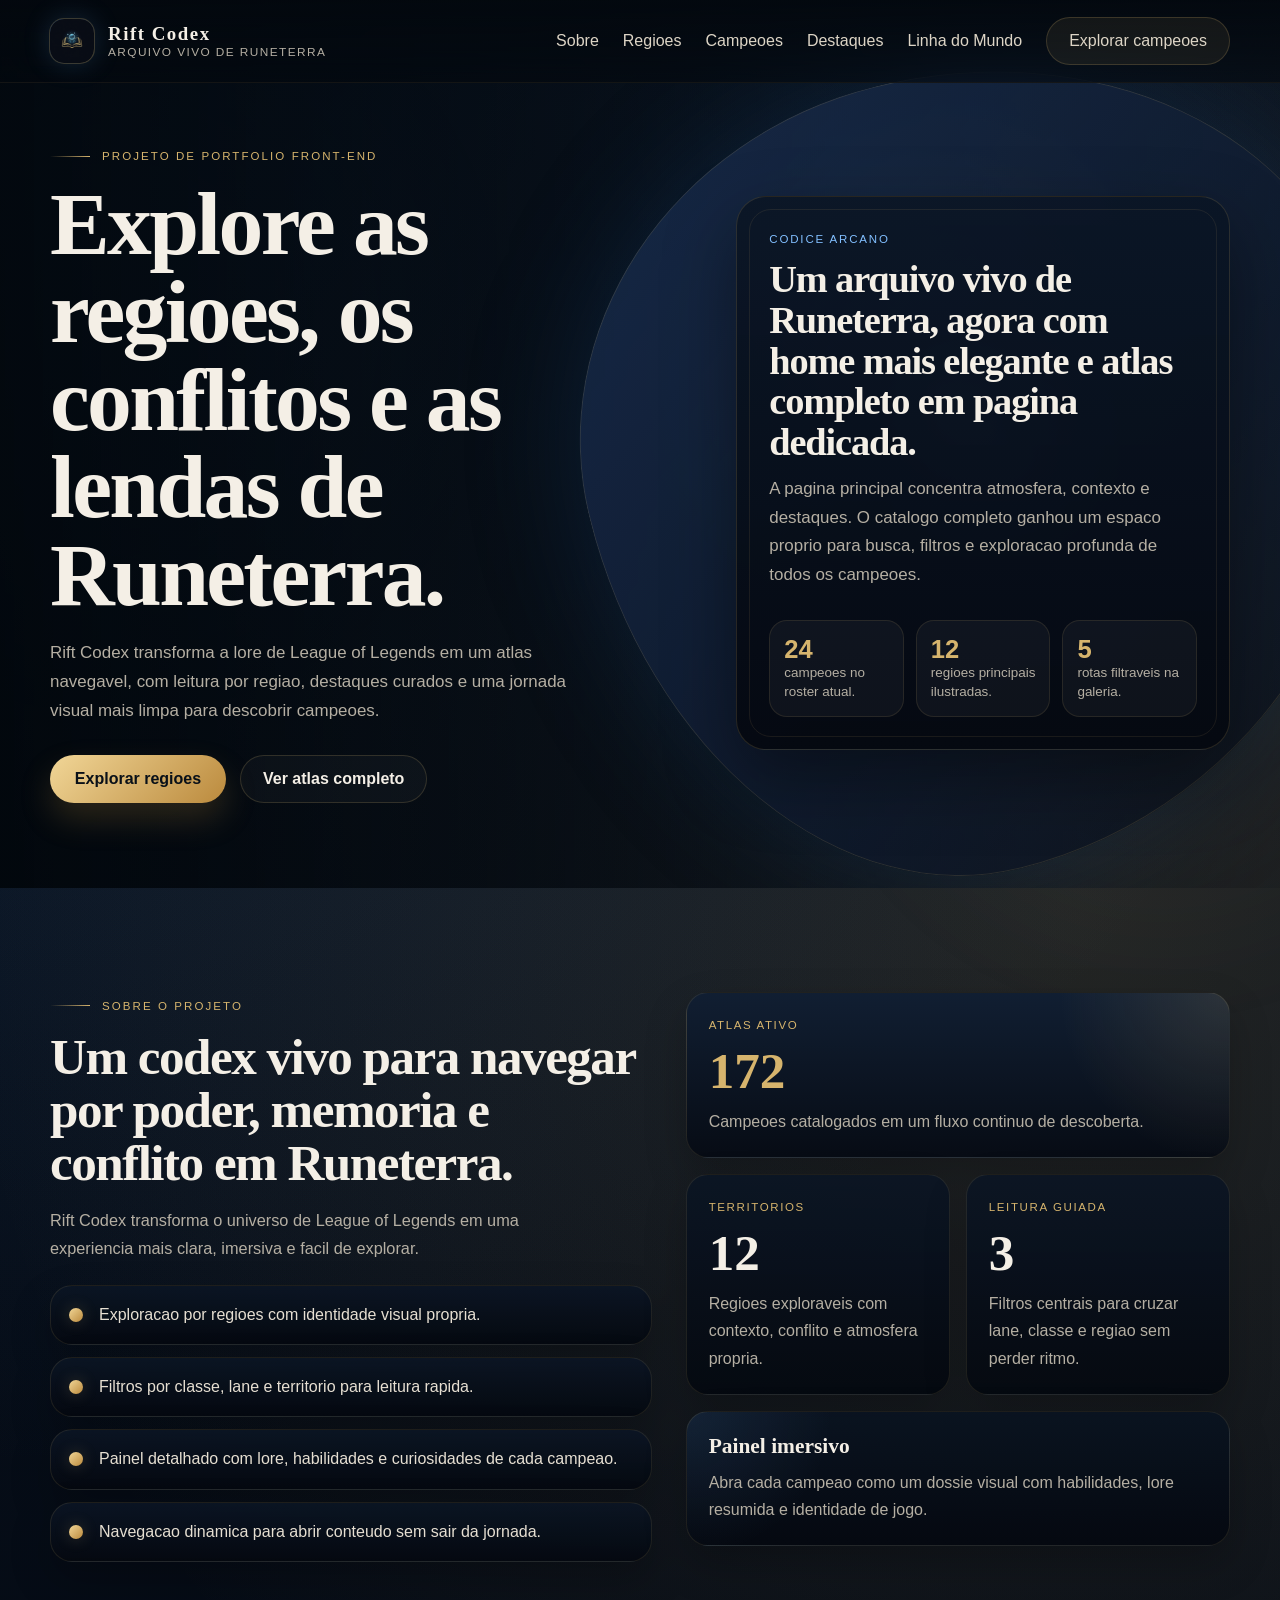
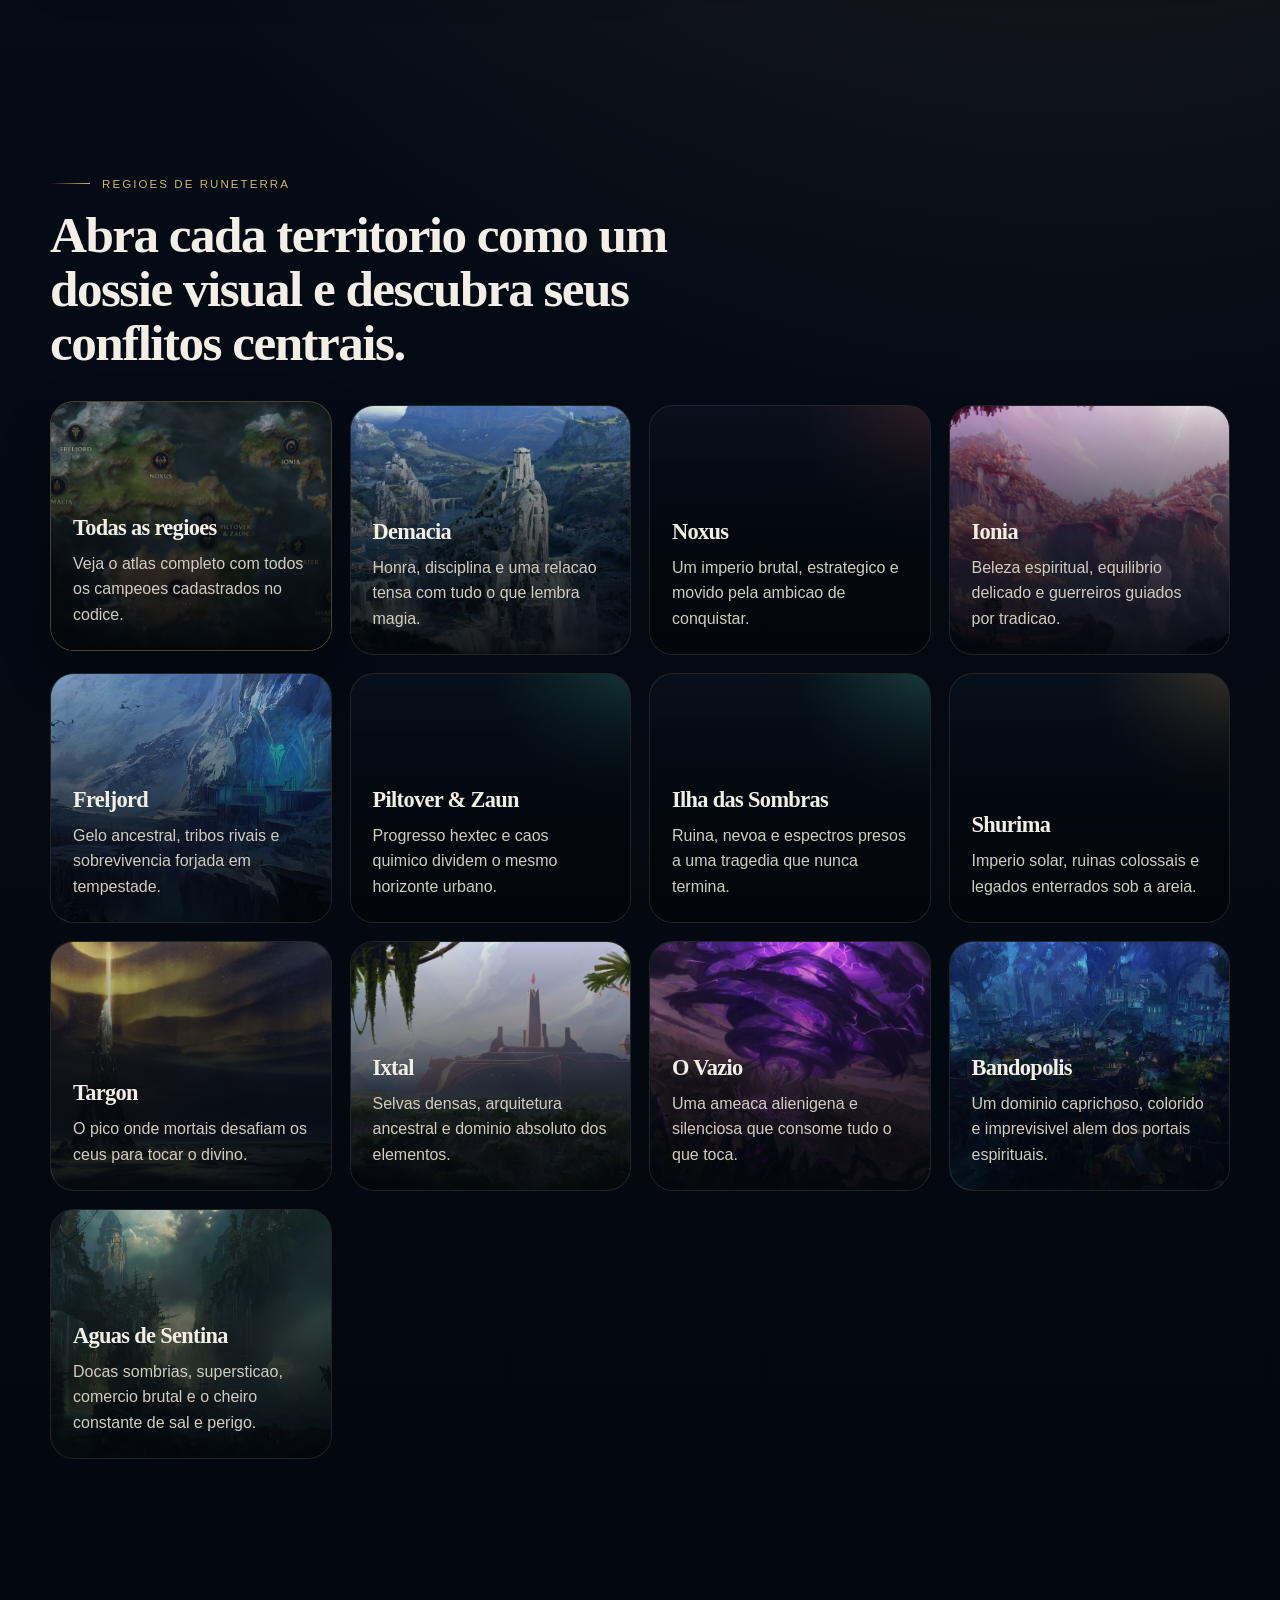
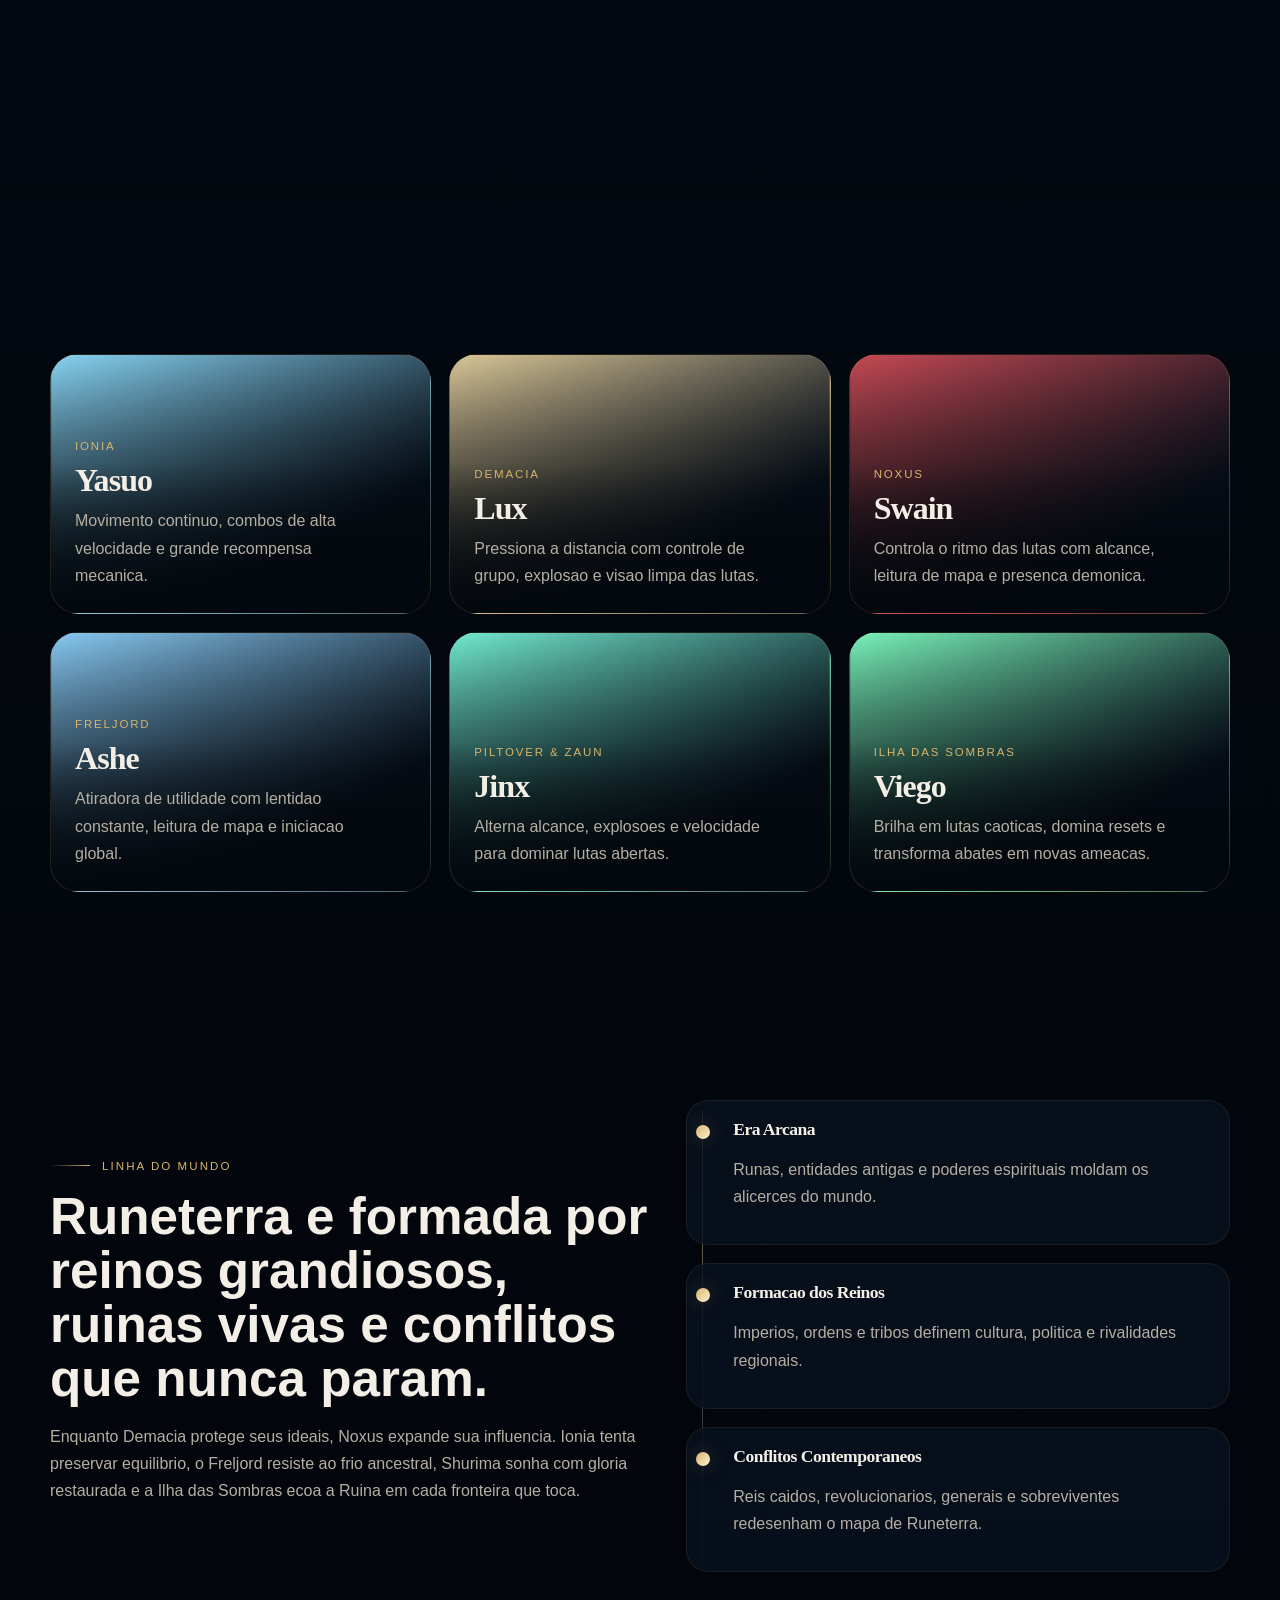
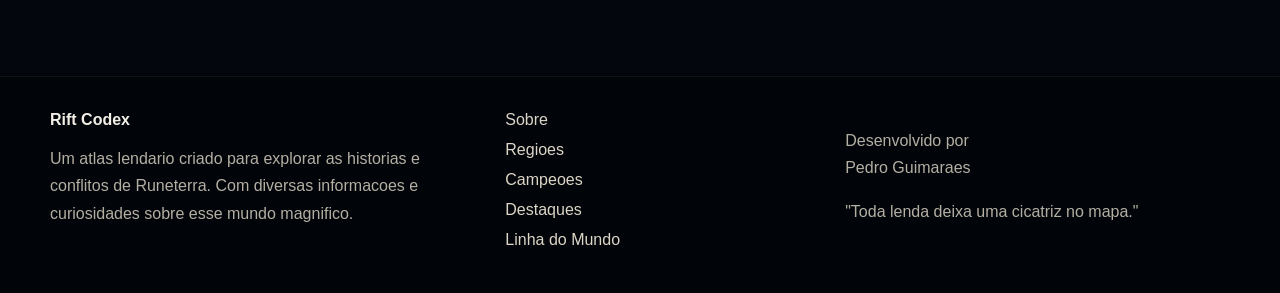
<file: index.html>
<!doctype html>
<html lang="pt-BR">
  <head>
    <meta charset="UTF-8" />
    <meta name="viewport" content="width=device-width, initial-scale=1.0" />
    <meta
      name="description"
      content="Rift Codex e um atlas interativo de Runeterra com campeoes de League of Legends organizados por regiao."
    />
    <title>Rift Codex | Atlas Vivo de Runeterra</title>
    <link rel="stylesheet" href="style.css" />
  </head>
  <body data-page="home">
    <div class="site-shell">
      <div class="ambient ambient-left"></div>
      <div class="ambient ambient-right"></div>

      <header class="site-header" id="topo">
        <div class="header-inner">
          <a href="#hero" class="brand" aria-label="Ir para o inicio">
            <span class="brand-mark">
              <img src="assets/logosite.png" alt="Logo Rift Codex" />
            </span>
            <span class="brand-copy">
              <strong>Rift Codex</strong>
              <small>Arquivo Vivo de Runeterra</small>
            </span>
          </a>

          <button
            class="menu-toggle"
            type="button"
            aria-expanded="false"
            aria-controls="main-nav"
            aria-label="Abrir menu"
          >
            <span></span>
            <span></span>
            <span></span>
          </button>

          <nav class="main-nav" id="main-nav" aria-label="Navegacao principal">
            <a href="#sobre">Sobre</a>
            <a href="#regioes">Regioes</a>
            <a href="campeoes.html">Campeoes</a>
            <a href="#destaques">Destaques</a>
            <a href="#mundo">Linha do Mundo</a>
            <a href="campeoes.html" class="nav-cta">Explorar campeoes</a>
          </nav>
        </div>
      </header>

      <main>
        <section class="hero" id="hero">
          <div class="hero-backdrop"></div>
          <div class="container hero-grid">
            <div class="hero-copy reveal">
              <span class="eyebrow">Projeto de portfolio front-end</span>
              <h1>
                Explore as regioes, os conflitos e as lendas de Runeterra.
              </h1>
              <p>
                Rift Codex transforma a lore de League of Legends em um atlas
                navegavel, com leitura por regiao, destaques curados e uma
                jornada visual mais limpa para descobrir campeoes.
              </p>
              <div class="hero-actions">
                <a href="#regioes" class="button button-primary"
                  >Explorar regioes</a
                >
                <a href="campeoes.html" class="button button-secondary"
                  >Ver atlas completo</a
                >
              </div>
            </div>

            <div class="hero-panel reveal">
              <div class="hero-panel-frame">
                <span class="panel-kicker">Codice Arcano</span>
                <h2>
                  Um arquivo vivo de Runeterra, agora com home mais elegante e
                  atlas completo em pagina dedicada.
                </h2>
                <p>
                  A pagina principal concentra atmosfera, contexto e destaques.
                  O catalogo completo ganhou um espaco proprio para busca,
                  filtros e exploracao profunda de todos os campeoes.
                </p>
                <div
                  class="hero-runes"
                  id="heroStats"
                  aria-label="Indicadores do projeto"
                ></div>
              </div>
            </div>
          </div>
        </section>

        <section class="about section" id="sobre">
          <div class="container about-layout">
            <div class="about-copy reveal">
              <span class="eyebrow">Sobre o projeto</span>
              <h2>
                Um codex vivo para navegar por poder, memoria e conflito em
                Runeterra.
              </h2>
              <p class="about-lead">
                Rift Codex transforma o universo de League of Legends em uma
                experiencia mais clara, imersiva e facil de explorar.
              </p>
              <ul class="about-feature-list">
                <li>Exploracao por regioes com identidade visual propria.</li>
                <li>Filtros por classe, lane e territorio para leitura rapida.</li>
                <li>
                  Painel detalhado com lore, habilidades e curiosidades de cada
                  campeao.
                </li>
                <li>
                  Navegacao dinamica para abrir conteudo sem sair da jornada.
                </li>
              </ul>
            </div>

            <div class="about-panel reveal" aria-label="Indicadores do codex">
              <article class="about-stat-card about-stat-card-primary">
                <span>Atlas ativo</span>
                <strong>172</strong>
                <p>Campeoes catalogados em um fluxo continuo de descoberta.</p>
              </article>

              <div class="about-stat-grid">
                <article class="about-stat-card">
                  <span>Territorios</span>
                  <strong>12</strong>
                  <p>
                    Regioes exploraveis com contexto, conflito e atmosfera
                    propria.
                  </p>
                </article>
                <article class="about-stat-card">
                  <span>Leitura guiada</span>
                  <strong>3</strong>
                  <p>
                    Filtros centrais para cruzar lane, classe e regiao sem
                    perder ritmo.
                  </p>
                </article>
                <article class="about-info-card">
                  <h3>Painel imersivo</h3>
                  <p>
                    Abra cada campeao como um dossie visual com habilidades,
                    lore resumida e identidade de jogo.
                  </p>
                </article>
              </div>
            </div>
          </div>
        </section>

        <section class="regions section" id="regioes">
          <div class="container">
            <div class="section-heading reveal section-heading-tight">
              <span class="eyebrow">Regioes de Runeterra</span>
              <h2>
                Abra cada territorio como um dossie visual e descubra seus
                conflitos centrais.
              </h2>
            </div>
            <div
              class="region-filters reveal"
              id="regionFilters"
              aria-label="Filtros por regiao"
              data-variant="cards"
            ></div>
          </div>
        </section>

        <section class="featured section" id="destaques">
          <div class="container">
            <div class="featured-head reveal">
              <div class="section-heading section-heading-tight">
                <span class="eyebrow">Destaques</span>
                <h2>
                  Campeoes centrais para sentir o peso politico, magico e
                  militar de Runeterra.
                </h2>
                <p>
                  Uma selecao enxuta para abrir o clima do mundo antes de
                  mergulhar no atlas completo.
                </p>
              </div>
              <div class="featured-cta">
                <a href="campeoes.html" class="button button-primary"
                  >Explorar todos os campeoes</a
                >
              </div>
            </div>
            <div class="featured-rail" id="featuredRail"></div>
          </div>
        </section>

        <section class="worldline section" id="mundo">
          <div class="container worldline-layout">
            <div class="worldline-copy reveal">
              <span class="eyebrow">Linha do mundo</span>
              <h2>
                Runeterra e formada por reinos grandiosos, ruinas vivas e
                conflitos que nunca param.
              </h2>
              <p>
                Enquanto Demacia protege seus ideais, Noxus expande sua
                influencia. Ionia tenta preservar equilibrio, o Freljord resiste
                ao frio ancestral, Shurima sonha com gloria restaurada e a Ilha
                das Sombras ecoa a Ruina em cada fronteira que toca.
              </p>
            </div>

            <div class="timeline reveal" aria-label="Resumo da linha do mundo">
              <article>
                <strong>Era Arcana</strong>
                <p>
                  Runas, entidades antigas e poderes espirituais moldam os
                  alicerces do mundo.
                </p>
              </article>
              <article>
                <strong>Formacao dos Reinos</strong>
                <p>
                  Imperios, ordens e tribos definem cultura, politica e
                  rivalidades regionais.
                </p>
              </article>
              <article>
                <strong>Conflitos Contemporaneos</strong>
                <p>
                  Reis caidos, revolucionarios, generais e sobreviventes
                  redesenham o mapa de Runeterra.
                </p>
              </article>
            </div>
          </div>
        </section>
      </main>

      <footer class="site-footer">
        <div class="container footer-layout">
          <div>
            <strong>Rift Codex</strong>
            <p>
              Um atlas lendario criado para explorar as historias e conflitos de
              Runeterra. Com diversas informacoes e curiosidades sobre esse
              mundo magnifico.
            </p>
          </div>
          <div class="footer-links">
            <a href="#sobre">Sobre</a>
            <a href="#regioes">Regioes</a>
            <a href="campeoes.html">Campeoes</a>
            <a href="#destaques">Destaques</a>
            <a href="#mundo">Linha do Mundo</a>
          </div>
          <div class="footer-meta">
            <p>
              Desenvolvido por <br />
              Pedro Guimaraes
            </p>
            <p class="footer-quote">"Toda lenda deixa uma cicatriz no mapa."</p>
          </div>
        </div>
      </footer>
    </div>

    <aside class="champion-modal" id="championModal" aria-hidden="true">
      <div class="modal-backdrop" data-close-modal></div>
      <div
        class="modal-panel"
        role="dialog"
        aria-modal="true"
        aria-labelledby="modalChampionName"
      >
        <button
          class="modal-close"
          type="button"
          data-close-modal
          aria-label="Fechar detalhes do campeao"
        >
          x
        </button>
        <div class="modal-banner">
          <img id="modalChampionImage" alt="" />
        </div>

        <div class="modal-topline">
          <span id="modalChampionRegion">Regiao</span>
          <span id="modalChampionClass">Classe</span>
          <span id="modalChampionLanes">Lanes</span>
        </div>

        <div class="modal-hero">
          <div class="modal-title-block">
            <h2 id="modalChampionName">Campeao</h2>
            <p id="modalChampionTitle">Titulo</p>
            <div class="modal-tags" id="modalChampionTags"></div>
          </div>
        </div>

        <div class="modal-content">
          <section>
            <h3>Lore resumida</h3>
            <p id="modalChampionLore"></p>
          </section>
          <section>
            <h3>Perfil de jogo</h3>
            <p id="modalChampionStyle"></p>
          </section>
          <section class="modal-span-2">
            <h3>Habilidades</h3>
            <ul class="skill-list" id="modalChampionSkills"></ul>
          </section>
          <section>
            <h3>Curiosidades</h3>
            <ul class="fact-list" id="modalChampionFacts"></ul>
          </section>
          <section>
            <h3>Presenca em rota</h3>
            <div class="lane-list" id="modalChampionLaneList"></div>
          </section>
        </div>
      </div>
    </aside>

    <aside class="region-modal" id="regionModal" aria-hidden="true">
      <div class="modal-backdrop" data-close-region-modal></div>
      <div
        class="modal-panel region-modal-panel"
        role="dialog"
        aria-modal="true"
        aria-labelledby="modalRegionName"
      >
        <button
          class="modal-close"
          type="button"
          data-close-region-modal
          aria-label="Fechar detalhes da regiao"
        >
          x
        </button>
        <div class="modal-banner region-banner">
          <img id="modalRegionImage" alt="" />
        </div>

        <div class="modal-topline">
          <span id="modalRegionTag">Regiao</span>
          <span id="modalRegionTheme">Tema central</span>
        </div>

        <div class="modal-hero region-modal-hero">
          <div class="modal-title-block">
            <h2 id="modalRegionName">Regiao</h2>
            <p id="modalRegionHeadline">Frase da regiao</p>
          </div>
        </div>

        <div class="modal-content region-modal-content">
          <section class="modal-span-2">
            <h3>Lore resumida</h3>
            <p id="modalRegionDescription"></p>
          </section>
          <section>
            <h3>Caracteristicas</h3>
            <ul class="fact-list" id="modalRegionTraits"></ul>
          </section>
          <section>
            <h3>Conflitos e temas</h3>
            <ul class="fact-list" id="modalRegionConflicts"></ul>
          </section>
          <section class="modal-span-2">
            <div class="region-modal-footer">
              <div>
                <h3>Campeoes ligados a esta regiao</h3>
                <div class="lane-list" id="modalRegionChampions"></div>
              </div>
              <button
                class="button button-primary region-filter-cta"
                id="modalRegionFilterButton"
                type="button"
              >
                Ver campeoes desta regiao
              </button>
            </div>
          </section>
        </div>
      </div>
    </aside>

    <button
      class="back-to-top"
      id="backToTop"
      type="button"
      aria-label="Voltar ao topo"
    >
      ^
    </button>

    <script src="script.js"></script>
  </body>
</html>
</file>
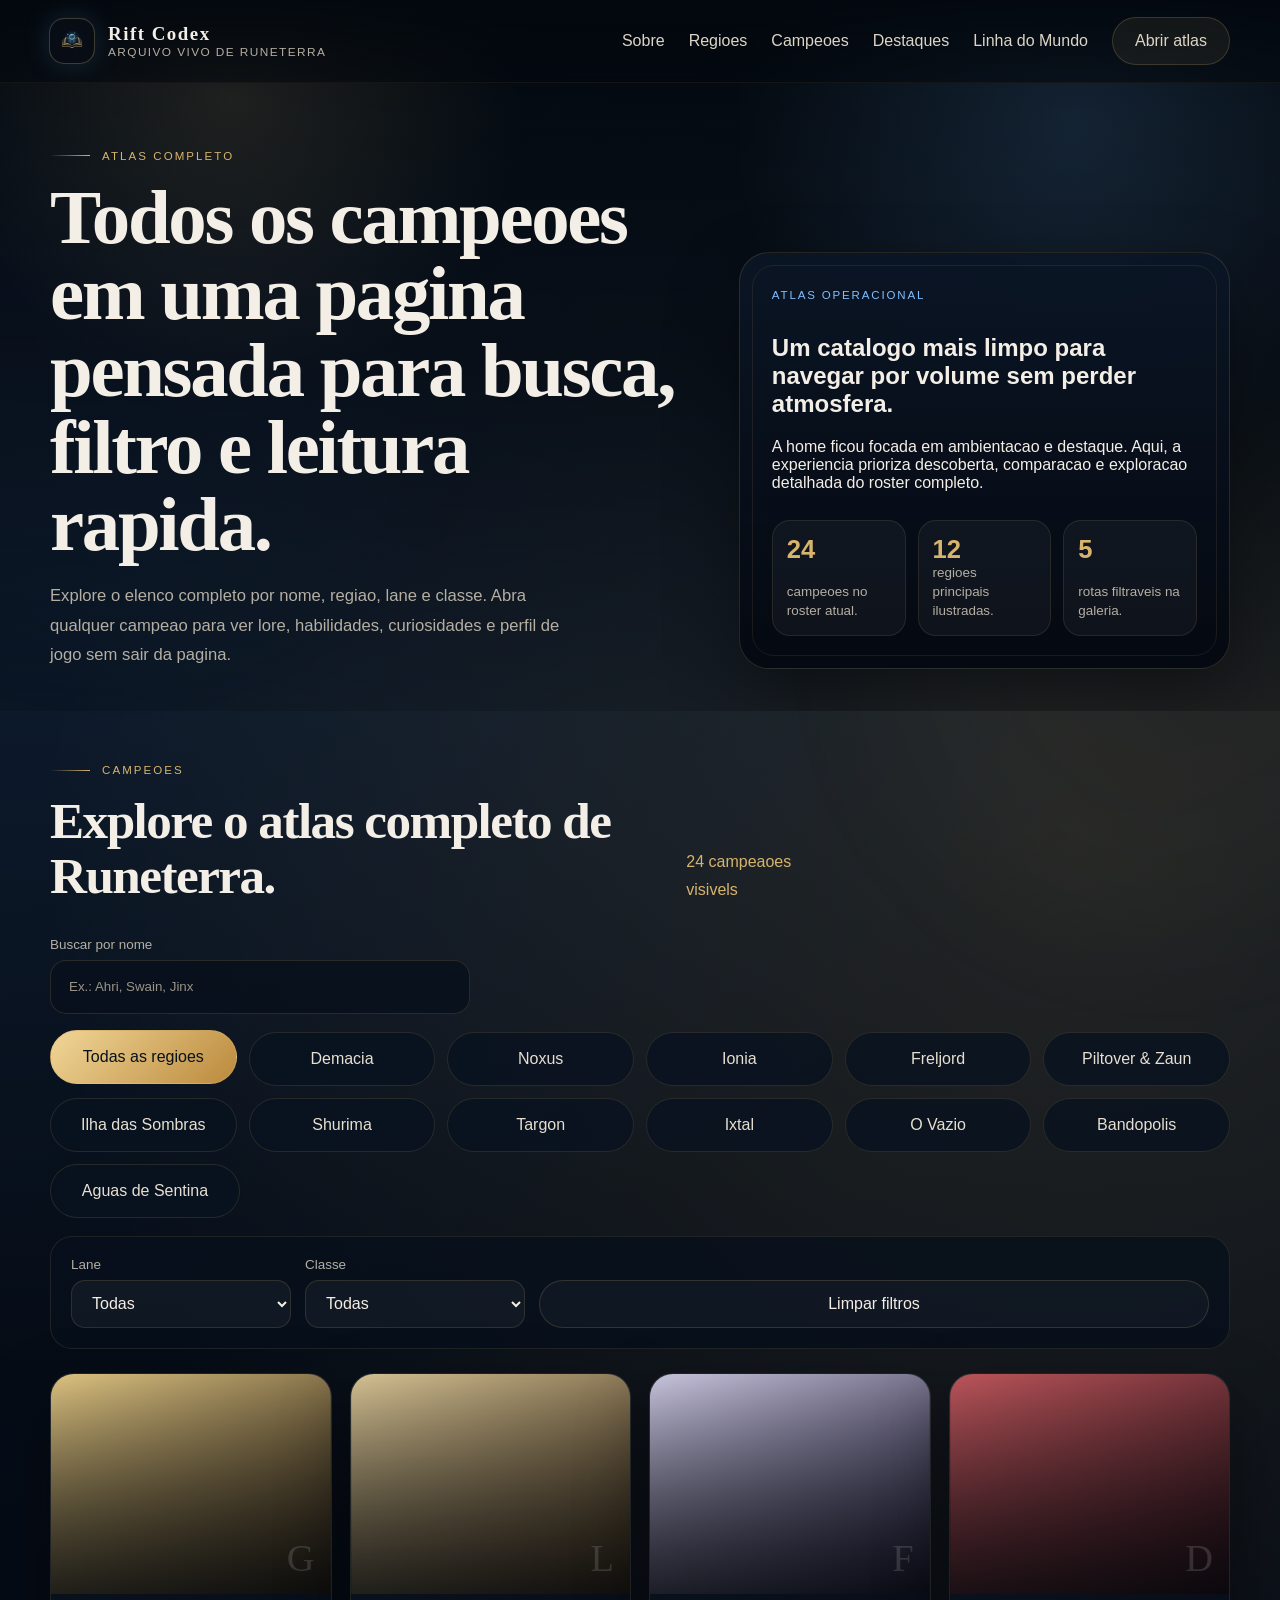
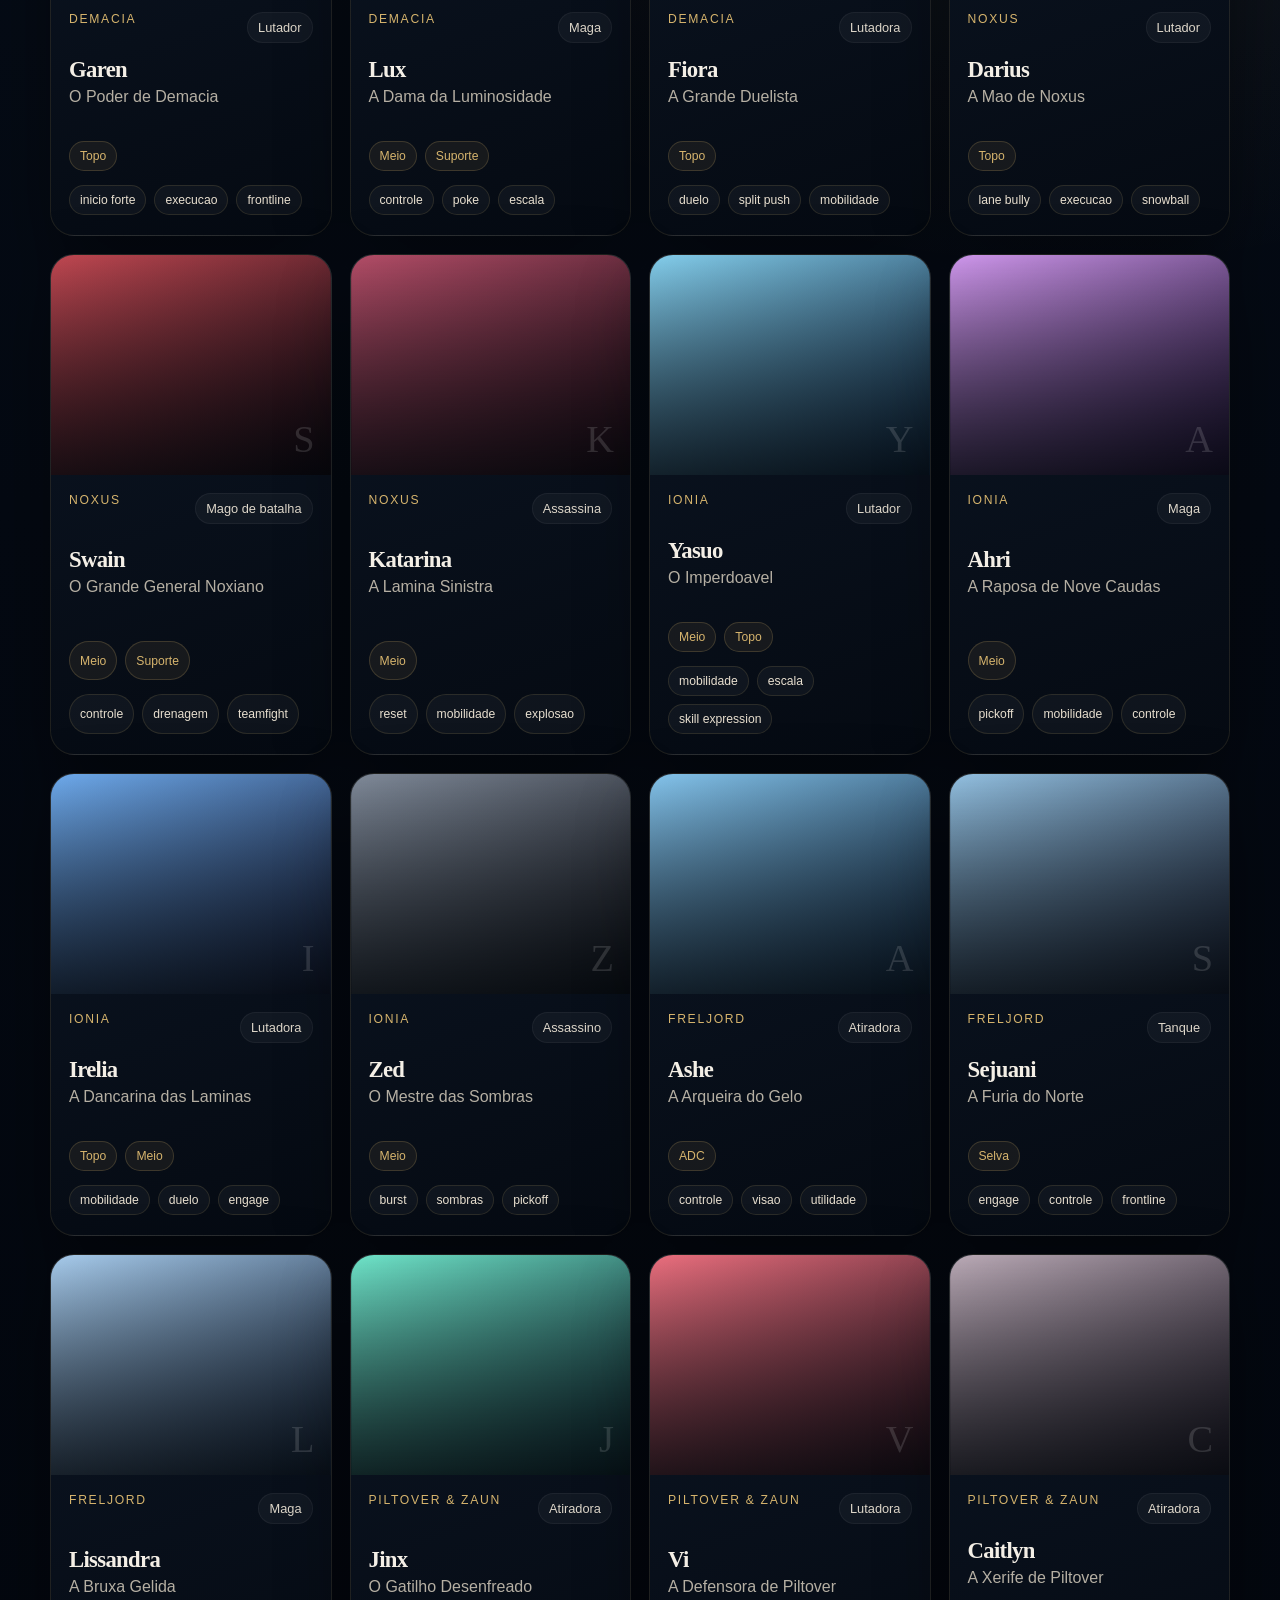
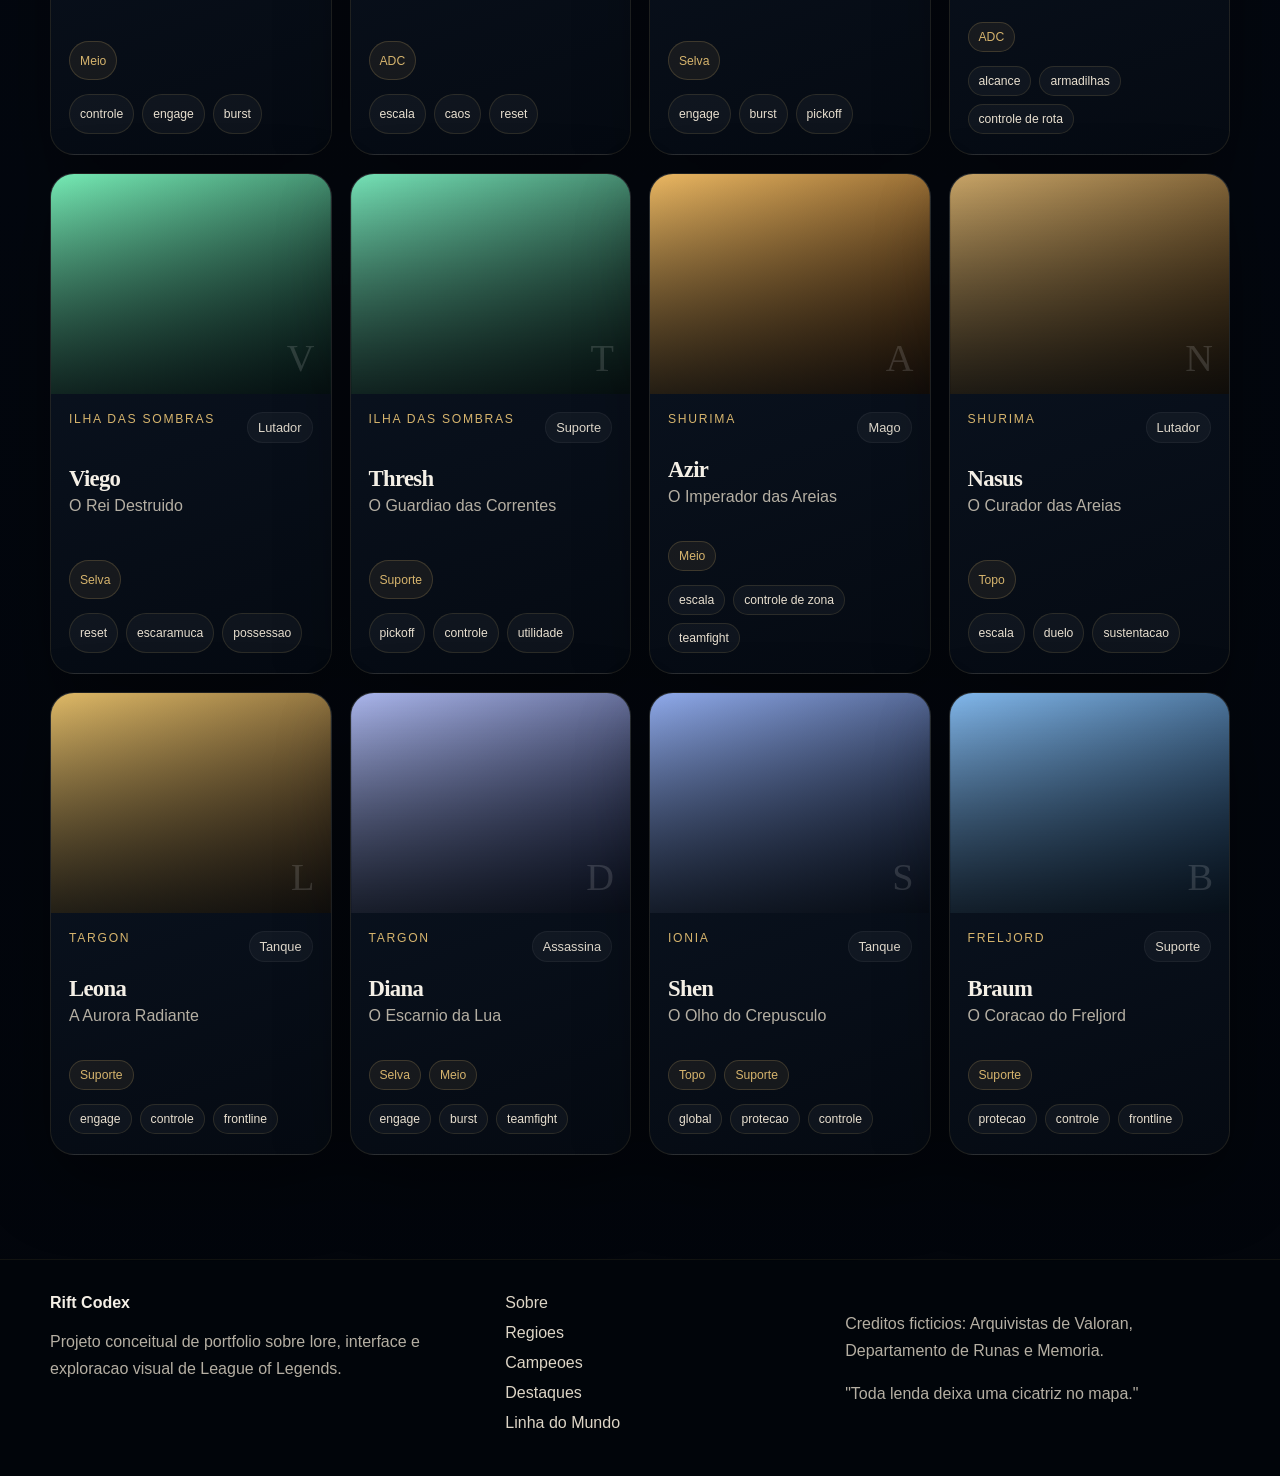
<file: campeoes.html>
<!DOCTYPE html>
<html lang="pt-BR">
<head>
  <meta charset="UTF-8">
  <meta name="viewport" content="width=device-width, initial-scale=1.0">
  <meta
    name="description"
    content="Atlas completo de campeoes do Rift Codex com busca por nome, filtros e painel detalhado."
  >
  <title>Rift Codex | Atlas Completo de Campeoes</title>
  <link rel="stylesheet" href="style.css">
</head>
<body data-page="catalog">
  <div class="site-shell">
    <div class="ambient ambient-left"></div>
    <div class="ambient ambient-right"></div>

    <header class="site-header" id="topo">
      <div class="header-inner">
        <a href="index.html#hero" class="brand" aria-label="Ir para o inicio">
          <span class="brand-mark">
            <img src="assets/logosite.png" alt="Logo Rift Codex">
          </span>
          <span class="brand-copy">
            <strong>Rift Codex</strong>
            <small>Arquivo Vivo de Runeterra</small>
          </span>
        </a>

        <button class="menu-toggle" type="button" aria-expanded="false" aria-controls="main-nav" aria-label="Abrir menu">
          <span></span>
          <span></span>
          <span></span>
        </button>

        <nav class="main-nav" id="main-nav" aria-label="Navegacao principal">
          <a href="index.html#sobre">Sobre</a>
          <a href="index.html#regioes">Regioes</a>
          <a href="campeoes.html">Campeoes</a>
          <a href="index.html#destaques">Destaques</a>
          <a href="index.html#mundo">Linha do Mundo</a>
          <a href="#campeoes" class="nav-cta">Abrir atlas</a>
        </nav>
      </div>
    </header>

    <main>
      <section class="catalog-hero" id="hero">
        <div class="catalog-backdrop"></div>
        <div class="container catalog-hero-layout">
          <div class="catalog-copy reveal">
            <span class="eyebrow">Atlas completo</span>
            <h1>Todos os campeoes em uma pagina pensada para busca, filtro e leitura rapida.</h1>
            <p>
              Explore o elenco completo por nome, regiao, lane e classe. Abra qualquer campeao para ver lore,
              habilidades, curiosidades e perfil de jogo sem sair da pagina.
            </p>
          </div>
          <div class="catalog-summary reveal">
            <div class="hero-panel-frame">
              <span class="panel-kicker">Atlas operacional</span>
              <h2>Um catalogo mais limpo para navegar por volume sem perder atmosfera.</h2>
              <p>
                A home ficou focada em ambientacao e destaque. Aqui, a experiencia prioriza descoberta, comparacao
                e exploracao detalhada do roster completo.
              </p>
              <div class="hero-runes" id="heroStats" aria-label="Indicadores do projeto"></div>
            </div>
          </div>
        </div>
      </section>

      <section class="champions section catalog-section" id="campeoes">
        <div class="container">
          <div class="section-heading section-heading-inline reveal">
            <div>
              <span class="eyebrow">Campeoes</span>
              <h2>Explore o atlas completo de Runeterra.</h2>
            </div>
            <p id="championCounter">Carregando campeoes...</p>
          </div>

          <div class="catalog-search reveal">
            <label class="search-field" for="searchFilter">
              <span>Buscar por nome</span>
              <input id="searchFilter" type="search" placeholder="Ex.: Ahri, Swain, Jinx">
            </label>
          </div>

          <div class="region-filters region-filters-compact reveal" id="regionFilters" aria-label="Filtros por regiao" data-variant="compact"></div>

          <div class="filter-toolbar reveal">
            <div class="filter-group">
              <label for="laneFilter">Lane</label>
              <select id="laneFilter" class="filter-select">
                <option value="all">Todas</option>
              </select>
            </div>
            <div class="filter-group">
              <label for="classFilter">Classe</label>
              <select id="classFilter" class="filter-select">
                <option value="all">Todas</option>
              </select>
            </div>
            <button class="filter-reset" id="resetFilters" type="button">Limpar filtros</button>
          </div>

          <div class="champion-grid" id="championGrid"></div>
        </div>
      </section>
    </main>

    <footer class="site-footer">
      <div class="container footer-layout">
        <div>
          <strong>Rift Codex</strong>
          <p>Projeto conceitual de portfolio sobre lore, interface e exploracao visual de League of Legends.</p>
        </div>
        <div class="footer-links">
          <a href="index.html#sobre">Sobre</a>
          <a href="index.html#regioes">Regioes</a>
          <a href="campeoes.html">Campeoes</a>
          <a href="index.html#destaques">Destaques</a>
          <a href="index.html#mundo">Linha do Mundo</a>
        </div>
        <div class="footer-meta">
          <p>Creditos ficticios: Arquivistas de Valoran, Departamento de Runas e Memoria.</p>
          <p class="footer-quote">"Toda lenda deixa uma cicatriz no mapa."</p>
        </div>
      </div>
    </footer>
  </div>

  <aside class="champion-modal" id="championModal" aria-hidden="true">
    <div class="modal-backdrop" data-close-modal></div>
    <div class="modal-panel" role="dialog" aria-modal="true" aria-labelledby="modalChampionName">
      <button class="modal-close" type="button" data-close-modal aria-label="Fechar detalhes do campeao">x</button>
      <div class="modal-banner">
        <img id="modalChampionImage" alt="">
      </div>

      <div class="modal-topline">
        <span id="modalChampionRegion">Regiao</span>
        <span id="modalChampionClass">Classe</span>
        <span id="modalChampionLanes">Lanes</span>
      </div>

      <div class="modal-hero">
        <div class="modal-title-block">
          <h2 id="modalChampionName">Campeao</h2>
          <p id="modalChampionTitle">Titulo</p>
          <div class="modal-tags" id="modalChampionTags"></div>
        </div>
      </div>

      <div class="modal-content">
        <section>
          <h3>Lore resumida</h3>
          <p id="modalChampionLore"></p>
        </section>
        <section>
          <h3>Perfil de jogo</h3>
          <p id="modalChampionStyle"></p>
        </section>
        <section class="modal-span-2">
          <h3>Habilidades</h3>
          <ul class="skill-list" id="modalChampionSkills"></ul>
        </section>
        <section>
          <h3>Curiosidades</h3>
          <ul class="fact-list" id="modalChampionFacts"></ul>
        </section>
        <section>
          <h3>Presenca em rota</h3>
          <div class="lane-list" id="modalChampionLaneList"></div>
        </section>
      </div>
    </div>
  </aside>

  <button class="back-to-top" id="backToTop" type="button" aria-label="Voltar ao topo">^</button>

  <script src="script.js"></script>
</body>
</html>
</file>
<file: style.css>
:root {
  --bg: #06101b;
  --bg-deep: #02060b;
  --surface: rgba(10, 20, 34, 0.82);
  --surface-strong: rgba(10, 18, 30, 0.94);
  --surface-soft: rgba(255, 255, 255, 0.04);
  --line: rgba(214, 180, 109, 0.14);
  --line-strong: rgba(214, 180, 109, 0.28);
  --text: #f4efe6;
  --muted: #b5afa3;
  --gold: #d6b46d;
  --blue: #82bfff;
  --shadow: 0 28px 70px rgba(0, 0, 0, 0.4);
  --radius-lg: 30px;
  --radius-md: 22px;
  --radius-sm: 14px;
  --container: min(1180px, calc(100vw - 40px));
  --header-height: 82px;
  --ease: 240ms ease;
}

*,
*::before,
*::after {
  box-sizing: border-box;
}

html {
  scroll-behavior: smooth;
}

body {
  margin: 0;
  min-height: 100vh;
  font-family: "Segoe UI", "Trebuchet MS", Verdana, sans-serif;
  color: var(--text);
  background:
    radial-gradient(circle at top left, rgba(64, 114, 176, 0.22), transparent 28%),
    radial-gradient(circle at 84% 18%, rgba(214, 180, 109, 0.14), transparent 26%),
    linear-gradient(180deg, #08121f 0%, #040912 45%, #02050b 100%);
  overflow-x: hidden;
}

body::before {
  content: "";
  position: fixed;
  inset: 0;
  background:
    linear-gradient(rgba(255, 255, 255, 0.018) 1px, transparent 1px),
    linear-gradient(90deg, rgba(255, 255, 255, 0.018) 1px, transparent 1px);
  background-size: 78px 78px;
  opacity: 0.12;
  pointer-events: none;
}

body.no-scroll {
  overflow: hidden;
}

a {
  color: inherit;
  text-decoration: none;
}

img {
  display: block;
  max-width: 100%;
}

button,
select {
  font: inherit;
  color: inherit;
}

.site-shell {
  position: relative;
}

.ambient {
  position: fixed;
  width: 34rem;
  height: 34rem;
  border-radius: 50%;
  filter: blur(88px);
  opacity: 0.2;
  pointer-events: none;
  z-index: 0;
}

.ambient-left {
  left: -12%;
  top: 6%;
  background: rgba(84, 145, 224, 0.28);
}

.ambient-right {
  right: -12%;
  top: 42%;
  background: rgba(214, 180, 109, 0.18);
}

.container {
  width: var(--container);
  margin: 0 auto;
  position: relative;
  z-index: 1;
}

.section {
  padding: 104px 0;
}

.eyebrow {
  display: inline-flex;
  align-items: center;
  gap: 12px;
  margin-bottom: 18px;
  color: var(--gold);
  text-transform: uppercase;
  letter-spacing: 0.18em;
  font-size: 0.72rem;
}

.eyebrow::before {
  content: "";
  width: 40px;
  height: 1px;
  background: linear-gradient(90deg, transparent, var(--gold));
}

.section-heading {
  max-width: 760px;
  margin-bottom: 34px;
}

.section-heading-tight {
  max-width: 700px;
}

.section-heading h2,
.hero h1,
.hero-panel h2,
.modal-panel h2,
.timeline strong,
.region-card strong,
.brand-copy strong,
.champion-meta h3,
.featured-card h3 {
  font-family: "Palatino Linotype", "Book Antiqua", Georgia, serif;
  letter-spacing: -0.03em;
}

.section-heading h2,
.worldline-copy h2 {
  margin: 0;
  line-height: 1.06;
  font-size: clamp(2rem, 4vw, 3.8rem);
}

.section-heading p,
.about-copy p,
.hero p,
.hero-panel p,
.worldline-copy p,
.site-footer p,
.timeline p,
.champion-meta p,
.featured-card p,
.modal-panel p,
.fact-list li,
.skill-copy span {
  color: var(--muted);
  line-height: 1.7;
}

.site-header {
  position: fixed;
  inset: 0 0 auto 0;
  z-index: 30;
  background: linear-gradient(180deg, rgba(3, 8, 14, 0.92), rgba(3, 8, 14, 0.56));
  backdrop-filter: blur(18px);
  border-bottom: 1px solid rgba(214, 180, 109, 0.08);
}

.header-inner {
  width: var(--container);
  min-height: var(--header-height);
  margin: 0 auto;
  display: flex;
  align-items: center;
  justify-content: space-between;
  gap: 24px;
}

.brand {
  display: inline-flex;
  align-items: center;
  gap: 14px;
}

.brand-mark {
  width: 44px;
  height: 44px;
  overflow: hidden;
  display: grid;
  place-items: center;
  border-radius: 14px;
  background:
    radial-gradient(circle at 28% 28%, rgba(255, 255, 255, 0.72), transparent 18%),
    linear-gradient(135deg, rgba(111, 182, 255, 0.62), rgba(214, 180, 109, 0.8));
  box-shadow: 0 0 0 1px rgba(214, 180, 109, 0.24), 0 0 28px rgba(111, 182, 255, 0.18);
  position: relative;
}

.brand-mark::after {
  content: "";
  position: absolute;
  inset: 7px;
  border-radius: 10px;
  border: 1px solid rgba(5, 10, 16, 0.34);
}

.brand-mark img {
  position: relative;
  z-index: 1;
  width: 100%;
  height: 100%;
  object-fit: cover;
}

.brand-copy {
  display: flex;
  flex-direction: column;
}

.brand-copy strong {
  font-size: 1.18rem;
  letter-spacing: 0.08em;
}

.brand-copy small {
  font-size: 0.74rem;
  color: var(--muted);
  letter-spacing: 0.12em;
  text-transform: uppercase;
}

.main-nav {
  display: flex;
  align-items: center;
  gap: 24px;
}

.main-nav a {
  color: #ddd5c6;
  transition: color var(--ease);
}

.main-nav a:hover,
.main-nav a:focus-visible {
  color: var(--gold);
}

.nav-cta,
.button,
.filter-reset {
  display: inline-flex;
  align-items: center;
  justify-content: center;
  border-radius: 999px;
  transition: transform var(--ease), border-color var(--ease), background var(--ease), box-shadow var(--ease);
}

.nav-cta,
.button {
  padding: 14px 22px;
}

.nav-cta {
  border: 1px solid rgba(214, 180, 109, 0.2);
  background: rgba(214, 180, 109, 0.08);
}

.button {
  min-width: 176px;
  font-weight: 700;
}

.button-primary {
  color: #091018;
  background: linear-gradient(135deg, #f1d697, #bb8a3d);
  box-shadow: 0 16px 32px rgba(187, 138, 61, 0.22);
}

.button-secondary,
.filter-reset {
  border: 1px solid rgba(214, 180, 109, 0.18);
  background: rgba(255, 255, 255, 0.03);
  color: var(--text);
}

.button:hover,
.button:focus-visible,
.nav-cta:hover,
.nav-cta:focus-visible,
.filter-reset:hover,
.filter-reset:focus-visible {
  transform: translateY(-2px);
}

.menu-toggle {
  display: none;
  width: 48px;
  height: 48px;
  padding: 0;
  border-radius: 14px;
  border: 1px solid rgba(214, 180, 109, 0.18);
  background: rgba(255, 255, 255, 0.03);
}

.menu-toggle span {
  display: block;
  width: 18px;
  height: 2px;
  margin: 4px auto;
  background: var(--text);
}

.hero {
  min-height: calc(100svh - 12px);
  padding: calc(var(--header-height) + 28px) 0 52px;
  display: flex;
  align-items: center;
  position: relative;
  overflow: clip;
}

.hero-backdrop {
  position: absolute;
  inset: 0;
  background:
    radial-gradient(circle at 74% 34%, rgba(214, 180, 109, 0.16), transparent 20%),
    radial-gradient(circle at 68% 42%, rgba(111, 182, 255, 0.16), transparent 24%),
    linear-gradient(90deg, rgba(2, 7, 12, 0.94) 0%, rgba(2, 7, 13, 0.7) 46%, rgba(3, 8, 14, 0.12) 100%);
}

.hero-backdrop::before {
  content: "";
  position: absolute;
  right: -8vw;
  top: 8%;
  width: min(62vw, 820px);
  height: min(62vw, 820px);
  border-radius: 48% 52% 58% 42% / 44% 42% 58% 56%;
  background:
    radial-gradient(circle at 48% 42%, rgba(255, 255, 255, 0.12), transparent 12%),
    radial-gradient(circle at 52% 48%, rgba(111, 182, 255, 0.18), transparent 22%),
    linear-gradient(145deg, rgba(24, 44, 76, 0.92), rgba(7, 13, 23, 0.68));
  box-shadow: inset 0 0 0 1px rgba(214, 180, 109, 0.14), 0 0 120px rgba(27, 80, 145, 0.22);
  transform: rotate(-14deg);
}

.catalog-hero {
  position: relative;
  padding: calc(var(--header-height) + 60px) 0 42px;
  overflow: clip;
}

.catalog-backdrop {
  position: absolute;
  inset: 0;
  background:
    radial-gradient(circle at 18% 14%, rgba(214, 180, 109, 0.12), transparent 24%),
    radial-gradient(circle at 84% 18%, rgba(111, 182, 255, 0.14), transparent 28%),
    linear-gradient(180deg, rgba(3, 8, 14, 0.94), rgba(4, 9, 16, 0.72) 52%, rgba(4, 8, 13, 0.18) 100%);
}

.hero-grid,
.split-layout,
.worldline-layout,
.footer-layout,
.catalog-hero-layout,
.featured-head {
  display: grid;
  gap: 32px;
}

.hero-grid {
  grid-template-columns: minmax(0, 1.06fr) minmax(360px, 0.82fr);
  align-items: center;
  gap: 48px;
}

.split-layout {
  grid-template-columns: minmax(0, 1fr) minmax(0, 0.92fr);
  align-items: start;
}

.about-layout {
  display: grid;
  grid-template-columns: minmax(0, 1.05fr) minmax(320px, 0.95fr);
  gap: 34px;
  align-items: start;
}

.catalog-hero-layout {
  grid-template-columns: minmax(0, 1.08fr) minmax(320px, 0.82fr);
  align-items: end;
  gap: 42px;
}

.hero-copy {
  max-width: 640px;
}

.about-copy {
  max-width: 640px;
}

.about-copy h2 {
  margin: 0 0 18px;
  line-height: 1.04;
  font-size: clamp(2.1rem, 4vw, 3.8rem);
  font-family: "Palatino Linotype", "Book Antiqua", Georgia, serif;
  letter-spacing: -0.03em;
}

.about-lead {
  margin: 0 0 22px;
  max-width: 52ch;
  color: #ddd5c7;
  line-height: 1.8;
  font-size: 1.02rem;
}

.about-feature-list {
  list-style: none;
  margin: 0;
  padding: 0;
  display: grid;
  gap: 12px;
}

.about-feature-list li,
.about-stat-card,
.about-info-card {
  position: relative;
  border-radius: 22px;
  border: 1px solid rgba(214, 180, 109, 0.12);
  background:
    linear-gradient(180deg, rgba(11, 21, 36, 0.92), rgba(5, 9, 16, 0.96));
  box-shadow: 0 18px 42px rgba(0, 0, 0, 0.22);
}

.about-feature-list li {
  padding: 16px 18px 16px 48px;
  color: #e6dfd2;
  line-height: 1.65;
  transition: transform var(--ease), border-color var(--ease), box-shadow var(--ease);
}

.about-feature-list li::before {
  content: "";
  position: absolute;
  left: 18px;
  top: 22px;
  width: 14px;
  height: 14px;
  border-radius: 50%;
  background: linear-gradient(135deg, #f1d697, #bb8a3d);
  box-shadow: 0 0 16px rgba(214, 180, 109, 0.24);
}

.about-feature-list li:hover,
.about-stat-card:hover,
.about-info-card:hover {
  transform: translateY(-3px);
  border-color: rgba(214, 180, 109, 0.24);
  box-shadow: 0 24px 54px rgba(0, 0, 0, 0.28);
}

.about-panel {
  display: grid;
  gap: 16px;
}

.about-stat-grid {
  display: grid;
  grid-template-columns: repeat(2, minmax(0, 1fr));
  gap: 16px;
}

.about-stat-card,
.about-info-card {
  overflow: hidden;
}

.about-stat-card {
  padding: 22px;
}

.about-stat-card span {
  display: inline-block;
  margin-bottom: 10px;
  color: var(--gold);
  text-transform: uppercase;
  letter-spacing: 0.14em;
  font-size: 0.72rem;
}

.about-stat-card strong {
  display: block;
  margin-bottom: 8px;
  color: var(--text);
  font-size: clamp(2.1rem, 4vw, 3.4rem);
  font-family: "Palatino Linotype", "Book Antiqua", Georgia, serif;
}

.about-stat-card p,
.about-info-card p {
  margin: 0;
  color: var(--muted);
  line-height: 1.7;
}

.about-stat-card-primary {
  background:
    radial-gradient(circle at top right, rgba(214, 180, 109, 0.14), transparent 30%),
    linear-gradient(180deg, rgba(17, 31, 51, 0.98), rgba(7, 12, 21, 0.98));
}

.about-stat-card-primary strong {
  color: var(--gold);
}

.about-stat-grid .about-info-card {
  grid-column: 1 / -1;
}

.about-info-card {
  padding: 22px;
  background:
    radial-gradient(circle at top left, rgba(111, 182, 255, 0.1), transparent 26%),
    linear-gradient(180deg, rgba(10, 19, 32, 0.96), rgba(5, 9, 16, 0.96));
}

.about-info-card h3 {
  margin: 0 0 10px;
  font-size: 1.34rem;
  font-family: "Palatino Linotype", "Book Antiqua", Georgia, serif;
}

.catalog-copy {
  max-width: 720px;
}

.catalog-copy h1 {
  margin: 0 0 18px;
  line-height: 1;
  font-size: clamp(2.8rem, 6vw, 5.2rem);
  font-family: "Palatino Linotype", "Book Antiqua", Georgia, serif;
  letter-spacing: -0.03em;
}

.catalog-copy p {
  margin: 0;
  max-width: 58ch;
  color: var(--muted);
  line-height: 1.75;
  font-size: 1.04rem;
}

.hero h1 {
  margin: 0 0 20px;
  line-height: 0.98;
  font-size: clamp(3rem, 7vw, 6rem);
}

.hero p {
  max-width: 560px;
  margin: 0 0 30px;
  font-size: 1.06rem;
}

.hero-actions {
  display: flex;
  flex-wrap: wrap;
  gap: 14px;
}

.hero-panel-frame {
  position: relative;
  padding: 32px;
  border-radius: var(--radius-lg);
  border: 1px solid rgba(214, 180, 109, 0.16);
  background:
    linear-gradient(180deg, rgba(11, 22, 38, 0.94), rgba(5, 9, 17, 0.98));
  box-shadow: var(--shadow);
}

.hero-panel-frame::before {
  content: "";
  position: absolute;
  inset: 12px;
  border-radius: 22px;
  border: 1px solid rgba(214, 180, 109, 0.1);
}

.panel-kicker {
  display: inline-block;
  margin-bottom: 14px;
  color: var(--blue);
  text-transform: uppercase;
  letter-spacing: 0.16em;
  font-size: 0.72rem;
}

.hero-panel h2 {
  margin: 0 0 12px;
  line-height: 1.06;
  font-size: clamp(1.6rem, 3vw, 2.5rem);
}

.hero-runes {
  display: grid;
  grid-template-columns: repeat(3, minmax(0, 1fr));
  gap: 12px;
  margin-top: 28px;
}

.catalog-summary {
  width: 100%;
}

.hero-stat {
  min-height: 86px;
  padding: 14px;
  border-radius: 18px;
  background: rgba(255, 255, 255, 0.04);
  border: 1px solid rgba(214, 180, 109, 0.12);
  display: grid;
  align-content: space-between;
}

.hero-stat strong {
  font-size: 1.6rem;
  color: var(--gold);
}

.hero-stat span {
  color: var(--muted);
  font-size: 0.84rem;
  line-height: 1.4;
}

.region-filters {
  display: grid;
  grid-template-columns: repeat(4, minmax(0, 1fr));
  gap: 18px;
}

.region-filters[data-variant="compact"] {
  display: flex;
  flex-wrap: wrap;
  gap: 12px;
  align-items: flex-start;
}

.region-card {
  position: relative;
  min-height: 250px;
  padding: 22px;
  display: flex;
  align-items: end;
  border-radius: 24px;
  border: 1px solid rgba(214, 180, 109, 0.12);
  background: var(--surface);
  overflow: hidden;
  cursor: pointer;
  text-align: left;
  color: var(--text);
  transition: transform var(--ease), border-color var(--ease), box-shadow var(--ease);
}

.region-card::before {
  content: "";
  position: absolute;
  inset: 0;
  background:
    linear-gradient(180deg, rgba(3, 8, 14, 0.04), rgba(3, 8, 14, 0.82)),
    radial-gradient(circle at top right, var(--region-glow, rgba(111, 182, 255, 0.16)), transparent 36%);
}

.region-card::after {
  content: "";
  position: absolute;
  inset: 0;
  background: linear-gradient(180deg, rgba(2, 6, 11, 0.08), rgba(2, 6, 11, 0.72) 58%, rgba(2, 6, 11, 0.92) 100%);
}

.region-card > * {
  position: relative;
  z-index: 1;
}

.region-card-media {
  position: absolute;
  inset: 0;
  z-index: 0;
}

.region-card-media img {
  width: 100%;
  height: 100%;
  object-fit: cover;
  object-position: center;
  transform: scale(1.03);
}

.region-card-content {
  display: grid;
  gap: 10px;
}

.region-card strong {
  font-size: 1.4rem;
}

.region-card p {
  margin: 0;
  color: #d2ccc0;
  line-height: 1.6;
}

.region-card.is-active,
.region-card:hover,
.region-card:focus-visible {
  transform: translateY(-4px);
  border-color: rgba(214, 180, 109, 0.3);
  box-shadow: 0 22px 48px rgba(0, 0, 0, 0.28);
}

.region-pill {
  min-height: 54px;
  flex: 1 1 186px;
  max-width: 190px;
  padding: 0 16px;
  display: inline-flex;
  align-items: center;
  justify-content: center;
  text-align: center;
  border-radius: 999px;
  border: 1px solid rgba(214, 180, 109, 0.14);
  background: rgba(9, 18, 31, 0.84);
  color: #e7dfd1;
  cursor: pointer;
  transition: transform var(--ease), border-color var(--ease), background var(--ease), color var(--ease);
}

.region-pill:hover,
.region-pill:focus-visible,
.region-pill.is-active {
  color: #08111b;
  background: linear-gradient(135deg, #f1d697, #bb8a3d);
  border-color: rgba(214, 180, 109, 0.42);
  transform: translateY(-2px);
}

.section-heading-inline {
  display: flex;
  justify-content: space-between;
  align-items: end;
  gap: 24px;
}

#championCounter {
  margin: 0;
  color: var(--gold);
}

.filter-toolbar {
  display: grid;
  grid-template-columns: repeat(2, minmax(0, 220px)) auto;
  gap: 14px;
  align-items: end;
  margin-top: 18px;
  margin-bottom: 24px;
  padding: 20px;
  border-radius: 22px;
  border: 1px solid rgba(214, 180, 109, 0.12);
  background: rgba(8, 16, 28, 0.84);
}

.catalog-search {
  margin-bottom: 18px;
}

.search-field {
  display: grid;
  gap: 8px;
  max-width: 420px;
}

.search-field span {
  color: var(--muted);
  font-size: 0.84rem;
}

.search-field input {
  height: 54px;
  padding: 0 18px;
  border-radius: 16px;
  border: 1px solid rgba(214, 180, 109, 0.16);
  background: rgba(8, 16, 28, 0.84);
  color: var(--text);
  outline: none;
  transition: border-color var(--ease), box-shadow var(--ease);
}

.search-field input::placeholder {
  color: #9b9487;
}

.search-field input:focus {
  border-color: rgba(214, 180, 109, 0.34);
  box-shadow: 0 0 0 4px rgba(214, 180, 109, 0.08);
}

.filter-group {
  display: grid;
  gap: 8px;
}

.filter-group label {
  color: var(--muted);
  font-size: 0.84rem;
}

.filter-select {
  height: 48px;
  padding: 0 16px;
  border-radius: 14px;
  border: 1px solid rgba(214, 180, 109, 0.16);
  background: rgba(255, 255, 255, 0.04);
  color: #f5efe4;
}

.filter-select option {
  color: #0f141b;
  background: #efe4d1;
}

.filter-reset {
  height: 48px;
  padding: 0 18px;
}

.champion-grid {
  display: grid;
  grid-template-columns: repeat(4, minmax(0, 1fr));
  gap: 18px;
}

.champion-card {
  position: relative;
  min-height: 390px;
  display: grid;
  grid-template-rows: 220px auto;
  overflow: hidden;
  border-radius: 24px;
  border: 1px solid rgba(214, 180, 109, 0.12);
  background:
    linear-gradient(180deg, rgba(255, 255, 255, 0.03), transparent 32%),
    linear-gradient(160deg, rgba(12, 22, 37, 0.96), rgba(5, 10, 18, 0.98));
  box-shadow: var(--shadow);
  cursor: pointer;
  transition: transform var(--ease), border-color var(--ease), box-shadow var(--ease);
}

.champion-card:hover,
.champion-card:focus-visible {
  transform: translateY(-6px);
  border-color: rgba(214, 180, 109, 0.28);
  box-shadow: 0 24px 56px rgba(0, 0, 0, 0.34);
}

.champion-art {
  position: relative;
  background:
    linear-gradient(180deg, rgba(2, 6, 10, 0.08), rgba(2, 6, 10, 0.78)),
    var(--champion-image),
    linear-gradient(145deg, var(--art-start, #284160), var(--art-end, #0c1725));
  background-size: cover;
  background-position: center top;
}

.champion-art::after {
  content: attr(data-sigil);
  position: absolute;
  right: 16px;
  bottom: 14px;
  font-family: "Palatino Linotype", "Book Antiqua", Georgia, serif;
  font-size: 2.4rem;
  color: rgba(255, 255, 255, 0.14);
}

.champion-meta {
  display: grid;
  gap: 14px;
  padding: 18px 18px 20px;
}

.champion-topline {
  display: flex;
  justify-content: space-between;
  gap: 12px;
  align-items: start;
}

.champion-region {
  display: inline-flex;
  align-items: center;
  gap: 8px;
  color: var(--gold);
  font-size: 0.76rem;
  text-transform: uppercase;
  letter-spacing: 0.14em;
}

.champion-class {
  font-size: 0.8rem;
  color: #ded7ca;
  padding: 7px 10px;
  border-radius: 999px;
  background: rgba(255, 255, 255, 0.04);
  border: 1px solid rgba(255, 255, 255, 0.05);
}

.champion-meta h3 {
  margin: 0;
  font-size: 1.42rem;
}

.champion-meta p {
  margin: 0;
  min-height: 44px;
}

.chip-row {
  display: flex;
  flex-wrap: wrap;
  gap: 8px;
}

.chip {
  display: inline-flex;
  align-items: center;
  min-height: 30px;
  padding: 6px 10px;
  border-radius: 999px;
  border: 1px solid rgba(214, 180, 109, 0.14);
  background: rgba(255, 255, 255, 0.04);
  color: #e8dfcf;
  font-size: 0.76rem;
}

.chip.is-emphasis {
  color: var(--gold);
  border-color: rgba(214, 180, 109, 0.2);
  background: rgba(214, 180, 109, 0.08);
}

.featured-rail {
  display: grid;
  grid-template-columns: repeat(3, minmax(0, 1fr));
  gap: 18px;
  align-items: stretch;
}

.featured-card {
  position: relative;
  min-height: 260px;
  padding: 24px;
  display: grid;
  align-content: end;
  overflow: hidden;
  border-radius: 28px;
  border: 1px solid rgba(214, 180, 109, 0.14);
  background:
    linear-gradient(180deg, rgba(3, 8, 14, 0.05), rgba(2, 6, 10, 0.88)),
    var(--feature-image),
    linear-gradient(150deg, var(--feature-start, #1d3550), #08111d 72%);
  background-size: cover;
  background-position: center top;
  cursor: pointer;
  transition: transform var(--ease), border-color var(--ease), box-shadow var(--ease);
}

.featured-card::after {
  content: "";
  position: absolute;
  inset: 0;
  background: linear-gradient(180deg, transparent 42%, rgba(3, 8, 14, 0.9) 100%);
}

.featured-card > * {
  position: relative;
  z-index: 1;
}

.featured-card:hover,
.featured-card:focus-visible {
  transform: translateY(-5px);
  border-color: rgba(214, 180, 109, 0.28);
  box-shadow: 0 24px 56px rgba(0, 0, 0, 0.34);
}

.featured-card span {
  color: var(--gold);
  font-size: 0.72rem;
  text-transform: uppercase;
  letter-spacing: 0.16em;
}

.featured-card h3 {
  margin: 10px 0 8px;
  font-size: 2rem;
}

.featured-card p {
  margin: 0;
  max-width: 34ch;
}

.featured-head {
  grid-template-columns: minmax(0, 1fr) auto;
  align-items: end;
  margin-bottom: 28px;
}

.featured-head .section-heading {
  margin-bottom: 0;
}

.featured-cta {
  display: flex;
  justify-content: flex-end;
}

.catalog-section {
  padding-top: 46px;
}

.empty-state {
  padding: 32px 28px;
  border-radius: 24px;
  border: 1px solid rgba(214, 180, 109, 0.12);
  background: rgba(8, 16, 28, 0.84);
  color: var(--muted);
  text-align: center;
}

.worldline-layout {
  grid-template-columns: minmax(0, 1fr) minmax(360px, 0.9fr);
  align-items: center;
}

.timeline {
  display: grid;
  gap: 18px;
  position: relative;
}

.timeline::before {
  content: "";
  position: absolute;
  left: 16px;
  top: 10px;
  bottom: 10px;
  width: 1px;
  background: linear-gradient(180deg, rgba(214, 180, 109, 0.6), rgba(111, 182, 255, 0.18));
}

.timeline article {
  position: relative;
  padding: 18px 18px 18px 46px;
  border-radius: 22px;
  border: 1px solid rgba(214, 180, 109, 0.1);
  background: rgba(9, 18, 31, 0.82);
}

.timeline article::before {
  content: "";
  position: absolute;
  left: 9px;
  top: 24px;
  width: 14px;
  height: 14px;
  border-radius: 50%;
  background: linear-gradient(135deg, var(--gold), #fff2d0);
  box-shadow: 0 0 20px rgba(214, 180, 109, 0.26);
}

.timeline strong {
  display: block;
  margin-bottom: 6px;
  font-size: 1.1rem;
}

.site-footer {
  padding: 34px 0 44px;
  border-top: 1px solid rgba(214, 180, 109, 0.08);
  background: rgba(2, 6, 11, 0.72);
}

.footer-layout {
  grid-template-columns: 1.1fr 0.8fr 1fr;
  align-items: start;
}

.footer-links {
  display: flex;
  flex-direction: column;
  gap: 12px;
}

.footer-links a {
  color: #ddd5c6;
}

.footer-quote {
  color: var(--gold);
}

.champion-modal {
  position: fixed;
  inset: 0;
  z-index: 50;
  display: grid;
  place-items: center;
  padding: 20px;
  visibility: hidden;
  opacity: 0;
  transition: opacity var(--ease), visibility var(--ease);
}

.region-modal {
  position: fixed;
  inset: 0;
  z-index: 49;
  display: grid;
  place-items: center;
  padding: 20px;
  visibility: hidden;
  opacity: 0;
  transition: opacity var(--ease), visibility var(--ease);
}

.champion-modal.is-open {
  visibility: visible;
  opacity: 1;
}

.region-modal.is-open {
  visibility: visible;
  opacity: 1;
}

.modal-backdrop {
  position: absolute;
  inset: 0;
  background: rgba(2, 6, 11, 0.82);
  backdrop-filter: blur(10px);
}

.modal-panel {
  position: relative;
  width: min(980px, 100%);
  max-height: min(90vh, 900px);
  overflow: auto;
  border-radius: 30px;
  border: 1px solid rgba(214, 180, 109, 0.18);
  background:
    radial-gradient(circle at top right, rgba(111, 182, 255, 0.14), transparent 22%),
    linear-gradient(180deg, rgba(11, 21, 36, 0.98), rgba(4, 8, 14, 0.98));
  box-shadow: 0 28px 96px rgba(0, 0, 0, 0.48);
}

.region-modal-panel {
  width: min(980px, 100%);
}

.region-banner img {
  object-position: center center;
}

.region-modal-hero {
  align-items: end;
}

.region-modal-content .fact-list {
  display: grid;
  gap: 10px;
}

.region-modal-footer {
  display: flex;
  justify-content: space-between;
  align-items: end;
  gap: 20px;
}

.region-filter-cta {
  min-width: 250px;
}

.modal-close {
  position: absolute;
  top: 18px;
  right: 18px;
  width: 44px;
  height: 44px;
  border-radius: 14px;
  border: 1px solid rgba(214, 180, 109, 0.18);
  background: rgba(2, 6, 11, 0.72);
  color: var(--text);
  cursor: pointer;
  z-index: 2;
}

.modal-banner {
  position: relative;
  height: 280px;
  overflow: hidden;
  border-radius: 30px 30px 24px 24px;
}

.modal-banner::after {
  content: "";
  position: absolute;
  inset: 0;
  background:
    linear-gradient(180deg, rgba(2, 7, 13, 0.06), rgba(2, 6, 10, 0.84)),
    linear-gradient(90deg, rgba(2, 6, 10, 0.74), transparent 56%);
}

.modal-banner img {
  width: 100%;
  height: 100%;
  object-fit: cover;
  object-position: center top;
}

.modal-topline,
.modal-hero,
.modal-content {
  padding-left: 30px;
  padding-right: 30px;
}

.modal-topline {
  display: flex;
  flex-wrap: wrap;
  gap: 10px;
  margin-top: 22px;
}

.modal-topline span {
  min-height: 34px;
  padding: 8px 12px;
  display: inline-flex;
  align-items: center;
  border-radius: 999px;
  background: rgba(255, 255, 255, 0.04);
  border: 1px solid rgba(255, 255, 255, 0.06);
  color: var(--gold);
  text-transform: uppercase;
  letter-spacing: 0.12em;
  font-size: 0.72rem;
}

.modal-hero {
  display: flex;
  gap: 22px;
  align-items: center;
  margin: 18px 0 24px;
}

.modal-sigil {
  flex: none;
  width: 92px;
  height: 92px;
  display: grid;
  place-items: center;
  border-radius: 26px;
  border: 1px solid rgba(214, 180, 109, 0.18);
  background: linear-gradient(145deg, rgba(27, 52, 84, 0.95), rgba(7, 11, 18, 0.95));
  font-family: "Palatino Linotype", "Book Antiqua", Georgia, serif;
  font-size: 2.5rem;
  color: var(--gold);
}

.modal-title-block h2 {
  margin: 0 0 6px;
  font-size: clamp(2.2rem, 5vw, 3.8rem);
}

.modal-title-block p {
  margin: 0 0 14px;
}

.modal-tags,
.lane-list {
  display: flex;
  flex-wrap: wrap;
  gap: 8px;
}

.modal-content {
  display: grid;
  grid-template-columns: repeat(2, minmax(0, 1fr));
  gap: 0 26px;
  padding-bottom: 30px;
}

.modal-content section {
  padding: 22px 0;
  border-top: 1px solid rgba(214, 180, 109, 0.1);
}

.modal-content h3 {
  margin: 0 0 14px;
  font-family: "Palatino Linotype", "Book Antiqua", Georgia, serif;
  font-size: 1.22rem;
}

.modal-span-2 {
  grid-column: 1 / -1;
}

.skill-list,
.fact-list {
  list-style: none;
  margin: 0;
  padding: 0;
}

.skill-list {
  display: grid;
  grid-template-columns: repeat(2, minmax(0, 1fr));
  gap: 14px;
}

.skill-list li,
.fact-list li {
  border-radius: 18px;
  border: 1px solid rgba(255, 255, 255, 0.06);
  background: rgba(255, 255, 255, 0.04);
}

.skill-list li {
  display: grid;
  grid-template-columns: 58px 1fr;
  gap: 14px;
  padding: 14px;
  align-items: start;
}

.fact-list {
  display: grid;
  gap: 10px;
}

.fact-list li {
  padding: 12px 14px;
}

.skill-icon-box {
  width: 58px;
  height: 58px;
  overflow: hidden;
  border-radius: 16px;
  border: 1px solid rgba(214, 180, 109, 0.18);
  background: rgba(255, 255, 255, 0.04);
  position: relative;
}

.skill-icon-box img {
  width: 100%;
  height: 100%;
  object-fit: cover;
}

.skill-icon-box.is-fallback::after {
  content: attr(data-key);
  position: absolute;
  inset: 0;
  display: grid;
  place-items: center;
  color: var(--gold);
  font-weight: 800;
}

.skill-copy {
  display: grid;
  gap: 6px;
}

.skill-header {
  display: flex;
  align-items: center;
  gap: 10px;
  flex-wrap: wrap;
}

.skill-header strong {
  color: var(--text);
}

.skill-key,
.skill-chip {
  display: inline-flex;
  align-items: center;
  min-height: 26px;
  padding: 4px 8px;
  border-radius: 999px;
  color: var(--gold);
  font-size: 0.72rem;
  text-transform: uppercase;
  letter-spacing: 0.12em;
  background: rgba(214, 180, 109, 0.1);
  border: 1px solid rgba(214, 180, 109, 0.18);
}

.back-to-top {
  position: fixed;
  right: 18px;
  bottom: 18px;
  width: 52px;
  height: 52px;
  display: grid;
  place-items: center;
  z-index: 35;
  border-radius: 50%;
  border: 1px solid rgba(214, 180, 109, 0.2);
  background: rgba(8, 16, 29, 0.94);
  color: var(--gold);
  box-shadow: var(--shadow);
  cursor: pointer;
  opacity: 0;
  visibility: hidden;
  transform: translateY(10px);
  transition: opacity var(--ease), transform var(--ease), visibility var(--ease);
}

.back-to-top.is-visible {
  opacity: 1;
  visibility: visible;
  transform: translateY(0);
}

.reveal {
  opacity: 1;
  transform: none;
}

body.js-ready .reveal {
  opacity: 0;
  transform: translateY(24px);
  transition: opacity 700ms ease, transform 700ms ease;
}

body.js-ready .reveal.is-visible {
  opacity: 1;
  transform: translateY(0);
}

@media (max-width: 1180px) {
  .region-filters,
  .champion-grid {
    grid-template-columns: repeat(3, minmax(0, 1fr));
  }

  .featured-rail {
    grid-template-columns: repeat(2, minmax(0, 1fr));
  }
}

@media (max-width: 960px) {
  :root {
    --container: min(100vw - 28px, 1000px);
  }

  .menu-toggle {
    display: inline-block;
  }

  .main-nav {
    position: absolute;
    top: calc(100% + 8px);
    right: 14px;
    left: 14px;
    padding: 16px;
    gap: 14px;
    flex-direction: column;
    align-items: stretch;
    border-radius: 22px;
    border: 1px solid rgba(214, 180, 109, 0.16);
    background: rgba(5, 10, 17, 0.96);
    opacity: 0;
    visibility: hidden;
    transform: translateY(-10px);
    transition: opacity var(--ease), transform var(--ease), visibility var(--ease);
  }

  .main-nav.is-open {
    opacity: 1;
    visibility: visible;
    transform: translateY(0);
  }

  .hero {
    min-height: auto;
    padding: calc(var(--header-height) + 42px) 0 74px;
  }

  .hero-grid,
  .split-layout,
  .about-layout,
  .worldline-layout,
  .footer-layout,
  .modal-content,
  .catalog-hero-layout,
  .featured-head {
    grid-template-columns: 1fr;
  }

  .hero-panel {
    width: 100%;
  }

  .region-filters,
  .champion-grid,
  .featured-rail,
  .skill-list {
    grid-template-columns: repeat(2, minmax(0, 1fr));
  }

  .filter-toolbar {
    grid-template-columns: 1fr 1fr;
  }

  .filter-reset {
    grid-column: 1 / -1;
  }

  .section-heading-inline {
    flex-direction: column;
    align-items: start;
  }

  .featured-cta {
    justify-content: flex-start;
  }
}

@media (max-width: 680px) {
  :root {
    --header-height: 76px;
  }

  .section {
    padding: 84px 0;
  }

  .header-inner {
    width: calc(100vw - 24px);
  }

  .hero h1 {
    font-size: clamp(2.5rem, 12vw, 4rem);
  }

  .hero-actions,
  .button {
    width: 100%;
  }

  .region-filters,
  .champion-grid,
  .featured-rail,
  .skill-list,
  .hero-runes,
  .filter-toolbar {
    grid-template-columns: 1fr;
  }

  .region-filters[data-variant="compact"] {
    grid-template-columns: repeat(2, minmax(0, 1fr));
  }

  .champion-card {
    min-height: 370px;
  }

  .featured-card {
    min-height: 240px;
  }

  .catalog-hero {
    padding-top: calc(var(--header-height) + 42px);
  }

  .modal-banner {
    height: 210px;
  }

  .modal-topline,
  .modal-hero,
  .modal-content {
    padding-left: 20px;
    padding-right: 20px;
  }

  .modal-hero {
    flex-direction: column;
    align-items: start;
  }

  .region-modal-footer {
    flex-direction: column;
    align-items: start;
  }

  .region-filter-cta {
    width: 100%;
    min-width: 0;
  }

  .search-field {
    max-width: none;
  }
}

@media (prefers-reduced-motion: reduce) {
  *,
  *::before,
  *::after {
    scroll-behavior: auto !important;
    transition: none !important;
    animation: none !important;
  }
}
</file>
